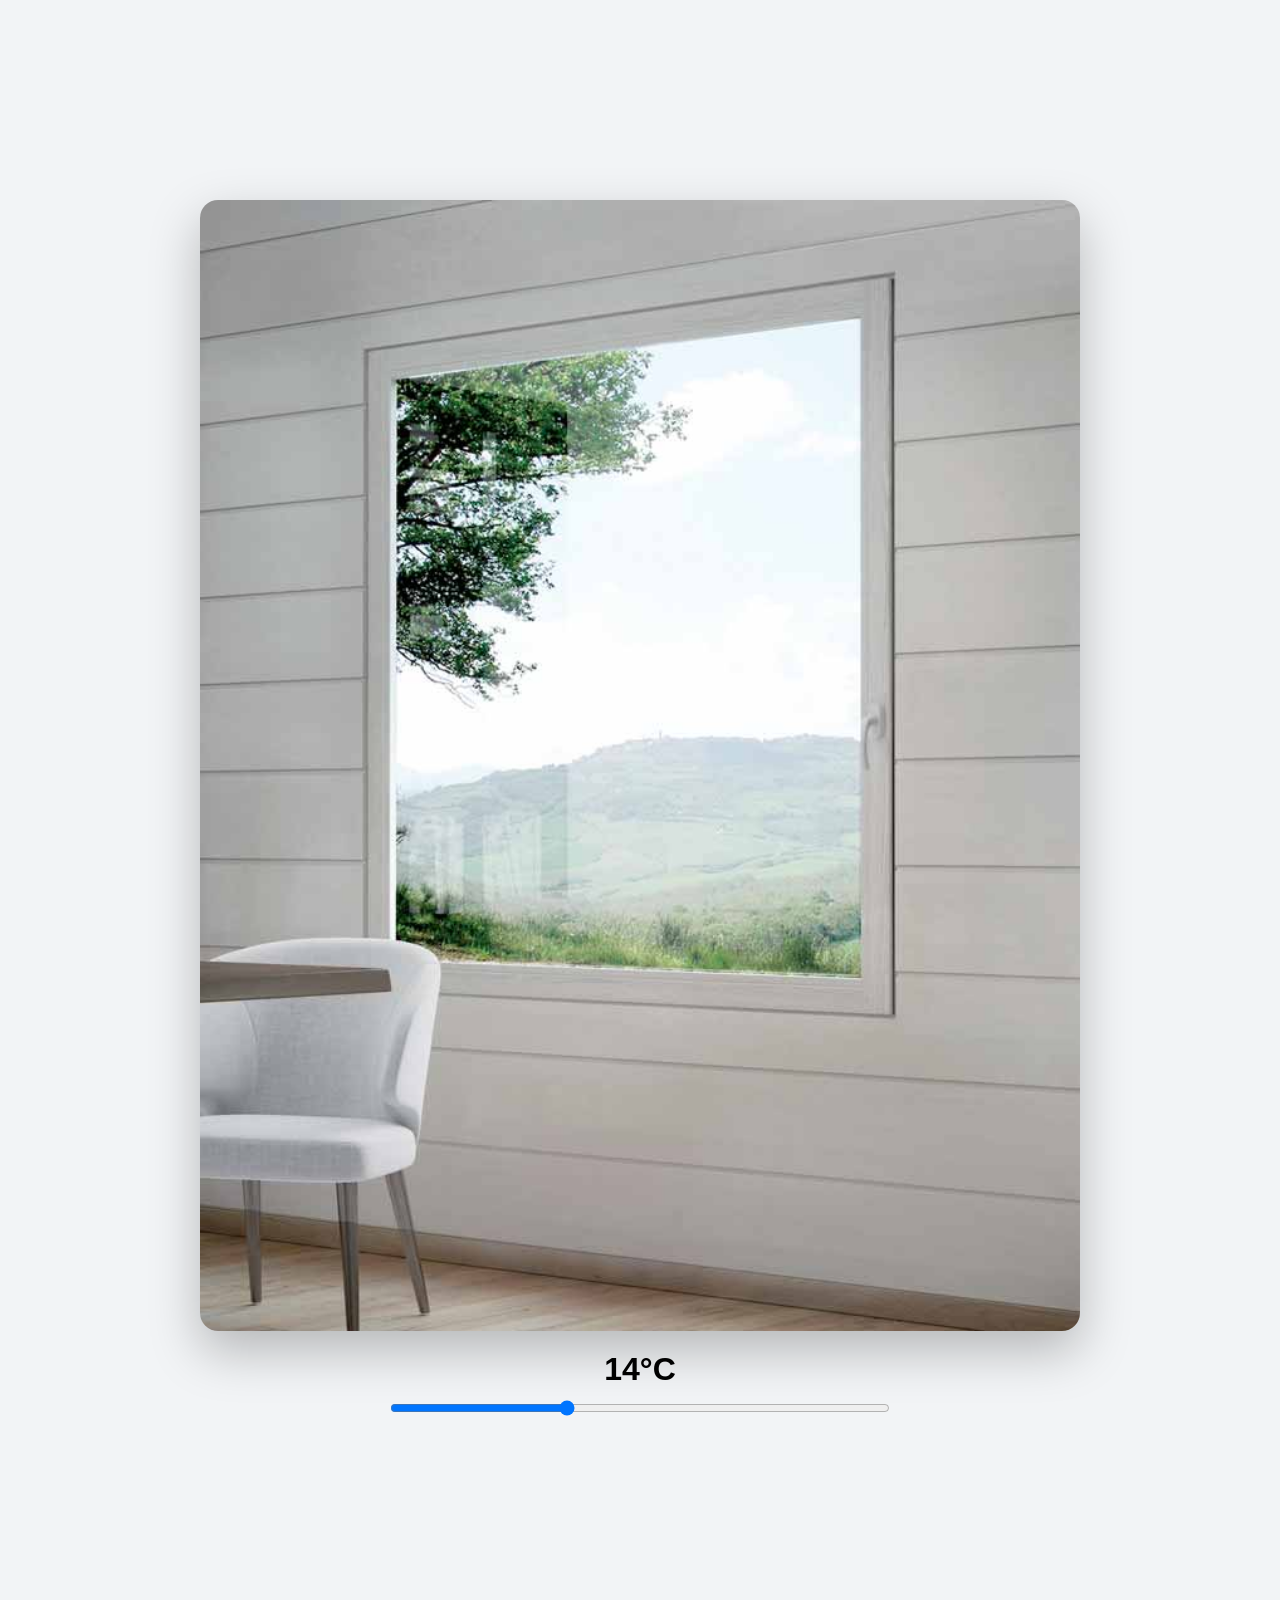
<file: test.html>
<!DOCTYPE html>
<html lang="fr">

<head>
    <meta charset="UTF-8">
    <title>Smart Glass – Démo Réaliste</title>

    <style>
        body {
            margin: 0;
            padding: 0;
            font-family: Arial, sans-serif;
            background: #f2f4f6;
            display: flex;
            justify-content: center;
            align-items: center;
            min-height: 100vh;
        }

        .smart-glass-container {
            width: 100%;
            max-width: 900px;
            padding: 200px;

            

        }

        .scene {
            position: relative;
            width: 100%;
            overflow: hidden;
            border-radius: 18px;
            box-shadow: 0 20px 50px rgba(0, 0, 0, 0.25);


        }

        .scene img {
            width: 100%;
            height: auto;
            display: block;

        }

        /* 🪟 ZONE EXACTE DU VERRE (PHOTO FOURNIE) */
        /* .glass-overlay {
            position: absolute;
            top: 10%;
            left: 63%;
            width: 30%;
            height: 100%;
            background: rgba(0, 120, 200, 0);
            backdrop-filter: blur(0px);
            transition: background 0.4s ease, backdrop-filter 0.4s ease;
            pointer-events: none;

            clip-path: polygon(0 11%, 100% 25%, 100% 100%, 0 89%);
        } */


        .glass-overlay {
            position: absolute;
            top: 10%;
            left: 20%;
            width: 70%;
            height: 60%;

            background: rgba(0, 120, 200, 0);
            backdrop-filter: blur(0px);

            /* 🪟 FORME EXACTE DU VITRAGE */

            transition: background 0.4s ease, backdrop-filter 0.4s ease;
            pointer-events: none;

            clip-path: polygon(3% 10%,
                    79.5% 0%,
                    79.5% 100%,
                    3% 96%);


        }


        .controls {
            margin-top: 20px;
            text-align: center;
        }

        .temperature {
            font-size: clamp(22px, 4vw, 32px);
            font-weight: bold;
            margin-bottom: 10px;
            transition: transform 0.3s ease;
        }

        input[type="range"] {
            width: 100%;
            max-width: 500px;
        }

        /* 📱 TABLETTE */
        @media (max-width: 900px) {
            .glass-overlay {
                left: 60%;
                width: 34%;
            }
        }

        /* 📱 MOBILE */
        @media (max-width: 480px) {
            .glass-overlay {
                left: 58%;
                width: 36%;
            }
        }
    </style>
</head>

<body>

    <div class="smart-glass-container">

        <div class="scene">
            <!-- TA PHOTO -->
            <img src="./assets/images/gallery-finestre-vert-risparmio-energetico.jpg"
                alt="Intérieur maison avec baie vitrée">
            <div class="glass-overlay" id="glass"></div>
        </div>

        <div class="controls">
            <div class="temperature" id="tempValue">14°C</div>
            <input type="range" min="0" max="40" value="14" id="slider">
        </div>

    </div>

    <script>
        const slider = document.getElementById("slider");
        const glass = document.getElementById("glass");
        const tempValue = document.getElementById("tempValue");

        slider.addEventListener("input", () => {
            const temp = Number(slider.value);

            // Animation valeur température
            tempValue.style.transform = "translateY(-6px)";
            setTimeout(() => {
                tempValue.textContent = temp + "°C";
                tempValue.style.transform = "translateY(0)";
            }, 120);

            // 0 → 14°C : vitrage neutre
            if (temp <= 14) {
                glass.style.background = "rgba(0,120,200,0)";
                glass.style.backdropFilter = "blur(0px)";

        return;
            }

        // 14 → 40°C : smart glass progressif
        const progress = (temp - 14) / (40 - 14);

        const opacity = progress * 0.55;
        const blur = progress * 18;

        glass.style.background = `rgba(0,120,200,${opacity})`;
        glass.style.backdropFilter = `blur(${blur}px)`;
        });
    </script>


</body>

</html>
</file>
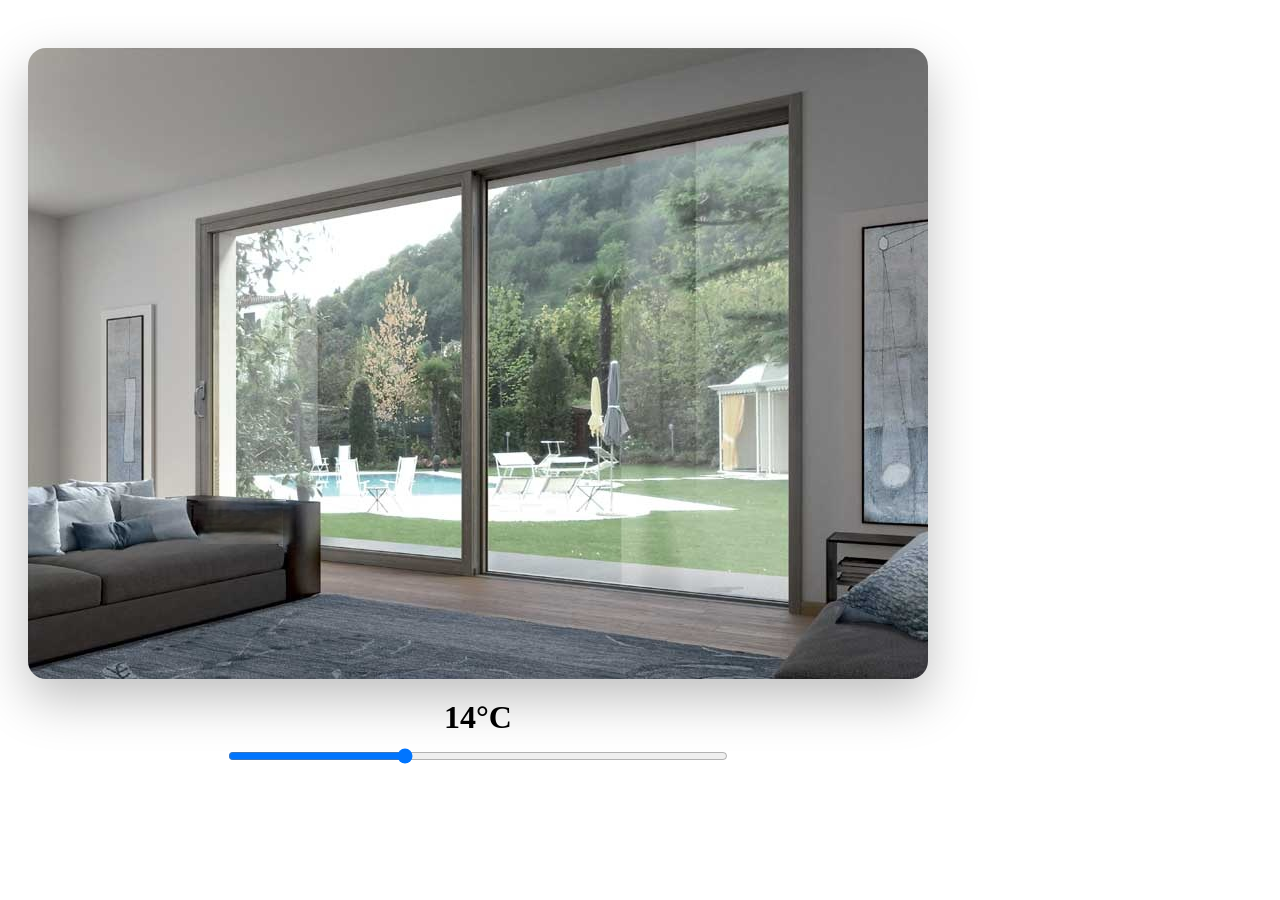
<file: test02.html>
<!DOCTYPE html>
<html lang="fr">

<head>
    <meta charset="UTF-8">
    <title>Smart Glass – Démo Réaliste</title>

    <style>


        .smart-glass-container {
            width: 100%;
            max-width: 900px;
            padding: 40px 20px;
        }

        .scene {
            position: relative;
            width: 100%;
            overflow: hidden;
            border-radius: 18px;
            box-shadow: 0 20px 50px rgba(0, 0, 0, 0.25);
        }

        .scene img {
            width: 100%;
            height: auto;
            display: block;
        }

        /* ============================= */
        /* 🪟 BASE COMMUNE SMART GLASS */
        /* ============================= */
        .glass {
            position: absolute;
            pointer-events: none;
        }

        /* Couche couleur */
        .glass-color {
            position: absolute;
            inset: 0;
            background: rgba(40, 40, 40, 0);
            /* 🔧 GRIS FONCÉ */
            transition: background 0.4s ease;
        }

        /* Couche flou */
        .glass-blur {
            position: absolute;
            inset: 0;
            backdrop-filter: blur(0px);
            background: rgba(40, 40, 40, 0);
            /* 🔧 IMPORTANT */
            transition: backdrop-filter 0.4s ease, background 0.4s ease;
        }

        /* clip-path appliqué à tout */
        .glass,
        .glass-color,
        .glass-blur {
            clip-path: inherit;
        }

        /* ============================= */
        /* 🪟 VITRE DROITE */
        /* ============================= */
        .glass-right {
            top: 10%;
            left: 49%;
            width: 45%;
            height: 78%;
            clip-path: polygon(3% 14%,
                    79.3% 2%,
                    79.3% 100%,
                    3% 94%);

            /* background-color: rgba(0, 0, 0, 0.5); */
        }

        /* ============================= */
        /* 🪟 VITRE GAUCHE */
        /* ============================= */
        .glass-left {
            top: 22%;
            left: 20%;
            width: 36%;
            height: 60%;
            clip-path: polygon(1% 12.5%,
                    78.5% 0%,
                    78.5% 99%,
                    34.6% 95%,
                    34.4% 83.5%,
                    1% 81.8%);


        }



        /* ============================= */
        /* 🎛 CONTROLS */
        /* ============================= */
        .controls {
            margin-top: 20px;
            text-align: center;
        }

        .temperature {
            font-size: clamp(22px, 4vw, 32px);
            font-weight: bold;
            margin-bottom: 10px;
            transition: transform 0.3s ease;
        }

        input[type="range"] {
            width: 100%;
            max-width: 500px;
        }


        /* ============================= */
        /* 🌞 EFFET SOLEIL */
        /* ============================= */
        .sunlight {
            position: absolute;
            inset: 0;
            pointer-events: none;
            background:
                radial-gradient(circle at 75% 35%,
                    rgba(255, 210, 120, 0.35),
                    rgba(255, 200, 90, 0.15),
                    rgba(255, 200, 90, 0.05),
                    transparent 60%);
            opacity: 0;
            transition: opacity 0.5s ease;
            mix-blend-mode: screen;
            animation: heatPulse 6s ease-in-out infinite;
        }


        @keyframes heatPulse {

            0%,
            100% {
                filter: brightness(1);
            }

            50% {
                filter: brightness(1.15);
            }
        }
    </style>



</head>

<body>

    <div class="smart-glass-container">

        <div class="scene">
            <img src="./assets/images/windows002.jpg" alt="Fenêtre avec double vitrage">
            <div class="sunlight"></div>
            <!-- Vitre gauche -->
            <div class="glass glass-left">
                <div class="glass-color"></div>
                <div class="glass-blur"></div>
            </div>

            <!-- Vitre droite -->
            <div class="glass glass-right">
                <div class="glass-color"></div>
                <div class="glass-blur"></div>
            </div>
        </div>

        <div class="controls">
            <div class="temperature" id="tempValue">14°C</div>
            <input type="range" min="0" max="40" value="14" id="slider">
        </div>

    </div>



    <script>
        const slider = document.getElementById("slider");
        const tempValue = document.getElementById("tempValue");
        const glasses = document.querySelectorAll(".glass");

        slider.addEventListener("input", () => {
            const temp = Number(slider.value);

            tempValue.style.transform = "translateY(-6px)";
            setTimeout(() => {
                tempValue.textContent = temp + "°C";
                tempValue.style.transform = "translateY(0)";
            }, 120);

            const progress = temp <= 14 ? 0 : (temp - 14) / 26;
            const opacity = progress * 0.6;
            const blur = progress * 18;

            glasses.forEach(glass => {
                glass.querySelector(".glass-color").style.background =
                    `rgba(40,40,40,${opacity})`;

                glass.querySelector(".glass-blur").style.backdropFilter =
                    `blur(${blur}px)`;

                glass.querySelector(".glass-blur").style.background =
                    `rgba(40,40,40,${opacity * 0.6})`;
            });
        });
    </script>

    <script>
        const sunlight = document.querySelector(".sunlight");

        slider.addEventListener("input", () => {
            const temp = Number(slider.value);

            const sunIntensity = Math.max(0, (temp - 18) / 22);
            sunlight.style.opacity = sunIntensity;
        });

    </script>

</body>

</html>
</file>
